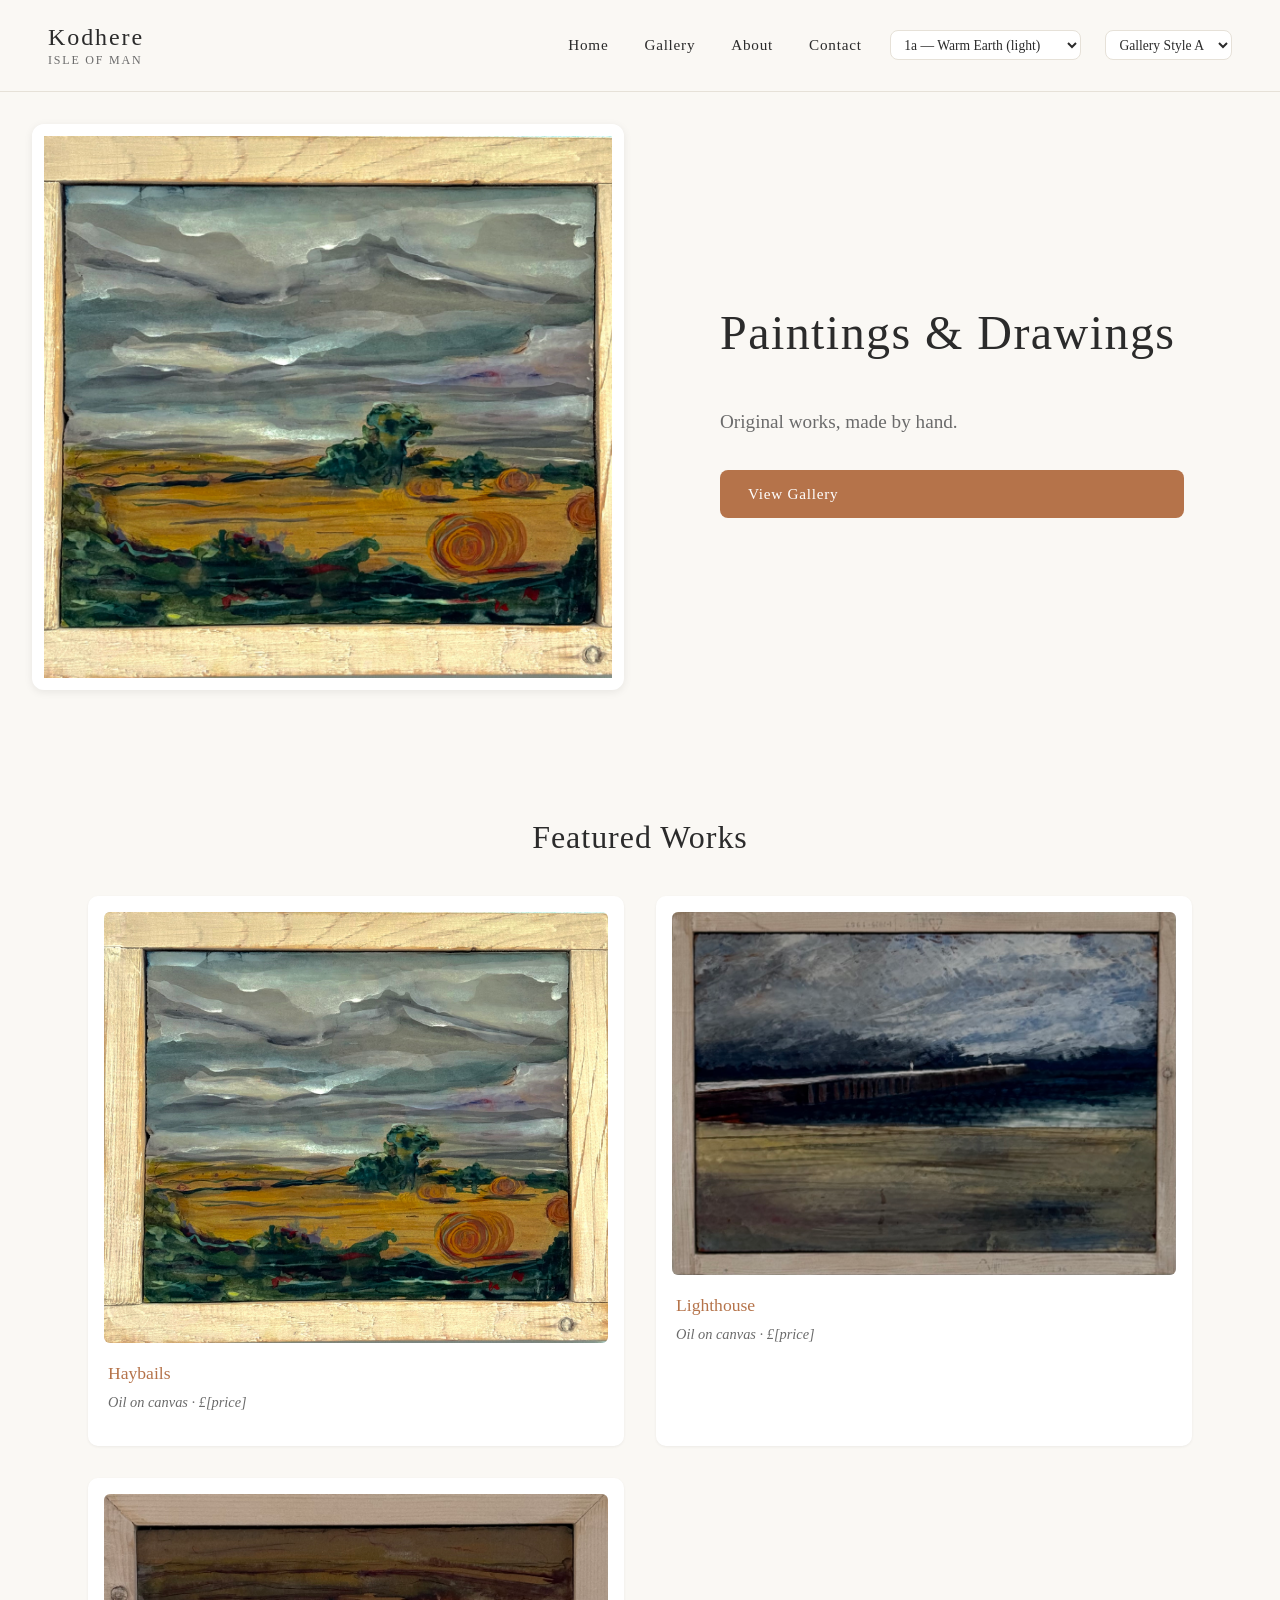
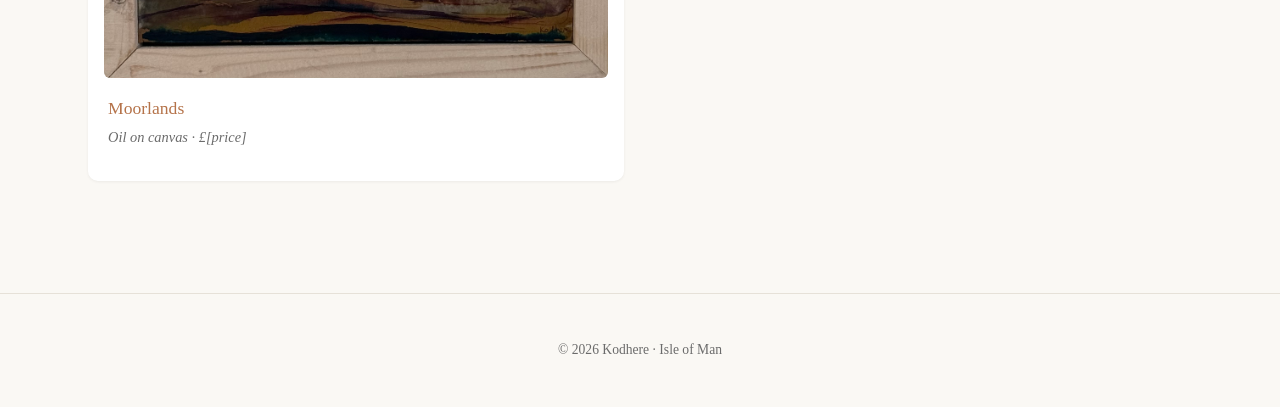
<file: index.html>
<!DOCTYPE html>
<html lang="en">
<head>
<meta charset="UTF-8" />
<meta name="viewport" content="width=device-width, initial-scale=1.0" />
<title>Kodhere</title>
<link rel="stylesheet" href="css/style.css" />
</head>
<body>
<header class="site-header">
  <a href="index.html" class="brand">
    <span class="logo">Kodhere</span>
    <span class="tagline">Isle of Man</span>
  </a>
  <nav>
    <a href="index.html">Home</a>
    <a href="gallery.html">Gallery</a>
    <a href="about.html">About</a>
    <a href="contact.html">Contact</a>
  </nav>
</header>

<main class="page">
  <section class="hero">
    <div class="hero-image" style="background-image: url('images/placeholder-hero.svg');"></div>
    <div class="hero-text">
      <h1>Paintings &amp; Drawings</h1>
      <p>Original works, made by hand.</p>
      <a href="gallery.html" class="btn">View Gallery</a>
    </div>
  </section>

  <section class="featured">
    <h2>Featured Works</h2>
    <div class="grid" id="featured-grid"></div>
  </section>
</main>

<footer>
  <p>&copy; <span id="year"></span> Kodhere &middot; Isle of Man</p>
</footer>

<script src="js/artworks.js"></script>
<script src="js/main.js"></script>
</body>
</html>
</file>
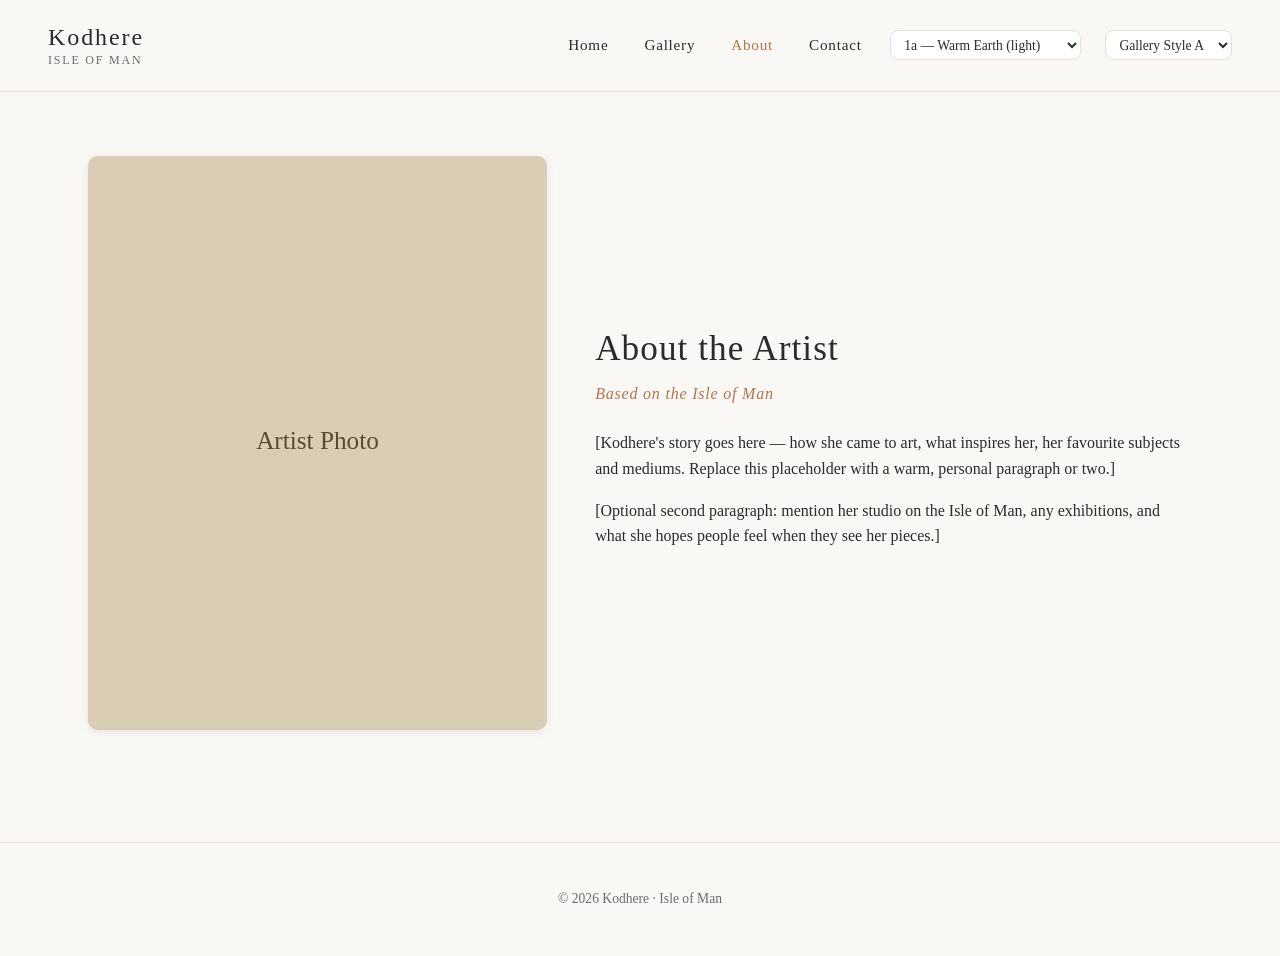
<file: about.html>
<!DOCTYPE html>
<html lang="en">
<head>
<meta charset="UTF-8" />
<meta name="viewport" content="width=device-width, initial-scale=1.0" />
<title>About — Kodhere</title>
<link rel="stylesheet" href="css/style.css" />
</head>
<body>
<header class="site-header">
  <a href="index.html" class="brand">
    <span class="logo">Kodhere</span>
    <span class="tagline">Isle of Man</span>
  </a>
  <nav>
    <a href="index.html">Home</a>
    <a href="gallery.html">Gallery</a>
    <a href="about.html" class="active">About</a>
    <a href="contact.html">Contact</a>
  </nav>
</header>

<main class="page">
  <section class="about">
    <div class="about-image">
      <img src="images/placeholder-artist.svg" alt="The artist" />
    </div>
    <div class="about-text">
      <h1>About the Artist</h1>
      <p class="location">Based on the Isle of Man</p>
      <p>[Kodhere's story goes here — how she came to art, what inspires her, her favourite subjects and mediums. Replace this placeholder with a warm, personal paragraph or two.]</p>
      <p>[Optional second paragraph: mention her studio on the Isle of Man, any exhibitions, and what she hopes people feel when they see her pieces.]</p>
    </div>
  </section>
</main>

<footer>
  <p>&copy; <span id="year"></span> Kodhere &middot; Isle of Man</p>
</footer>

<script src="js/main.js"></script>
</body>
</html>
</file>
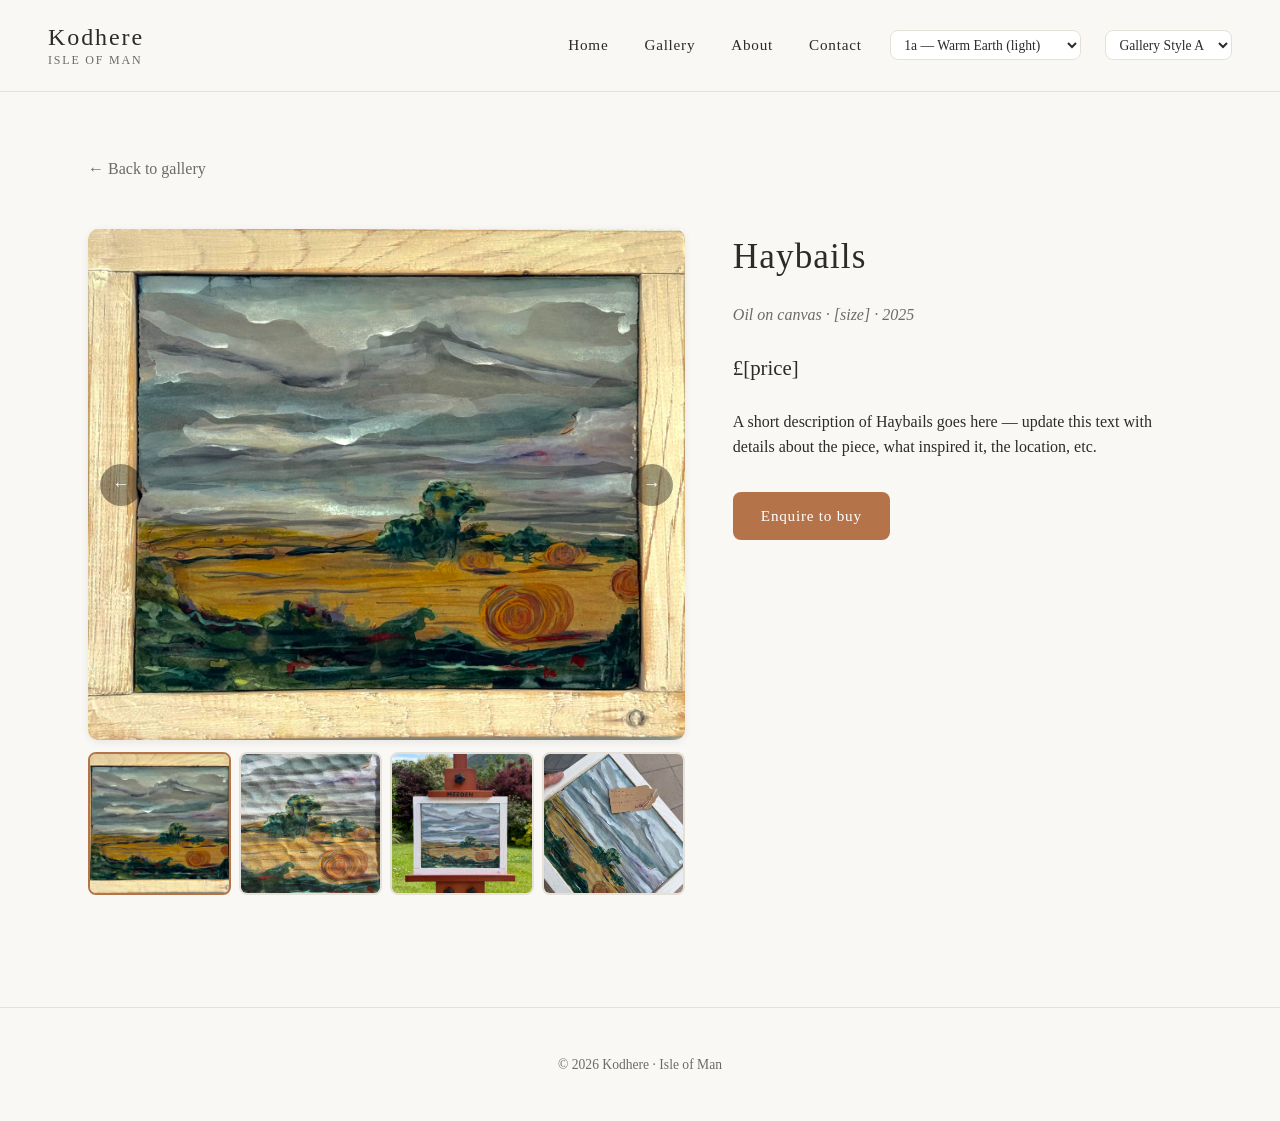
<file: artwork.html>
<!DOCTYPE html>
<html lang="en">
<head>
<meta charset="UTF-8" />
<meta name="viewport" content="width=device-width, initial-scale=1.0" />
<title>Artwork — Kodhere</title>
<link rel="stylesheet" href="css/style.css" />
</head>
<body>
<header class="site-header">
  <a href="index.html" class="brand">
    <span class="logo">Kodhere</span>
    <span class="tagline">Isle of Man</span>
  </a>
  <nav>
    <a href="index.html">Home</a>
    <a href="gallery.html">Gallery</a>
    <a href="about.html">About</a>
    <a href="contact.html">Contact</a>
  </nav>
</header>

<main class="page">
  <section class="artwork-detail" id="artwork-detail">
    <a href="gallery.html" class="back-link">&larr; Back to gallery</a>
    <div class="artwork-content">
      <div class="artwork-gallery">
        <div class="slider">
          <button class="slider-arrow slider-prev" aria-label="Previous image">&larr;</button>
          <img id="artwork-image" src="" alt="" />
          <button class="slider-arrow slider-next" aria-label="Next image">&rarr;</button>
        </div>
        <div class="thumbs" id="artwork-thumbs"></div>
      </div>
      <div class="artwork-info">
        <h1 id="artwork-title"></h1>
        <p class="meta"><span id="artwork-medium"></span> &middot; <span id="artwork-size"></span> &middot; <span id="artwork-year"></span></p>
        <p class="price" id="artwork-price"></p>
        <p class="description" id="artwork-description"></p>
        <a id="enquire-btn" class="btn" href="#">Enquire to buy</a>
      </div>
    </div>
  </section>
</main>

<footer>
  <p>&copy; <span id="year"></span> Kodhere &middot; Isle of Man</p>
</footer>

<script src="js/artworks.js"></script>
<script src="js/main.js"></script>
</body>
</html>
</file>
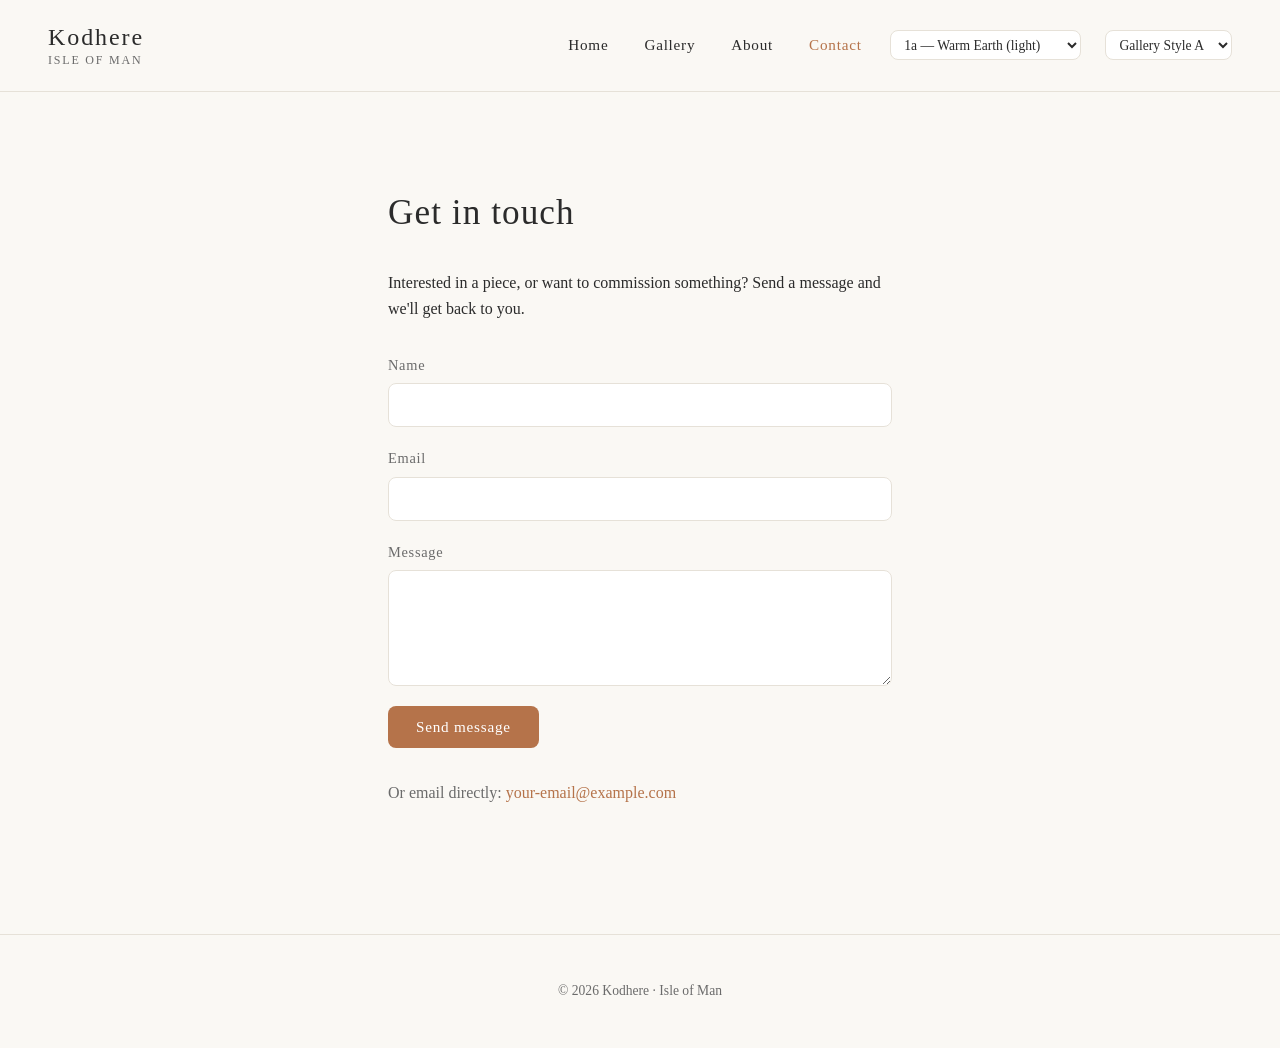
<file: contact.html>
<!DOCTYPE html>
<html lang="en">
<head>
<meta charset="UTF-8" />
<meta name="viewport" content="width=device-width, initial-scale=1.0" />
<title>Contact — Kodhere</title>
<link rel="stylesheet" href="css/style.css" />
</head>
<body>
<header class="site-header">
  <a href="index.html" class="brand">
    <span class="logo">Kodhere</span>
    <span class="tagline">Isle of Man</span>
  </a>
  <nav>
    <a href="index.html">Home</a>
    <a href="gallery.html">Gallery</a>
    <a href="about.html">About</a>
    <a href="contact.html" class="active">Contact</a>
  </nav>
</header>

<main class="page">
  <section class="contact">
    <h1>Get in touch</h1>
    <p>Interested in a piece, or want to commission something? Send a message and we'll get back to you.</p>
    <form class="contact-form" onsubmit="return handleContactSubmit(event)">
      <label>
        Name
        <input type="text" name="name" required />
      </label>
      <label>
        Email
        <input type="email" name="email" required />
      </label>
      <label>
        Message
        <textarea name="message" rows="5" required></textarea>
      </label>
      <button type="submit" class="btn">Send message</button>
    </form>
    <p class="contact-direct">Or email directly: <a href="mailto:your-email@example.com">your-email@example.com</a></p>
  </section>
</main>

<footer>
  <p>&copy; <span id="year"></span> Kodhere &middot; Isle of Man</p>
</footer>

<script src="js/main.js"></script>
</body>
</html>
</file>
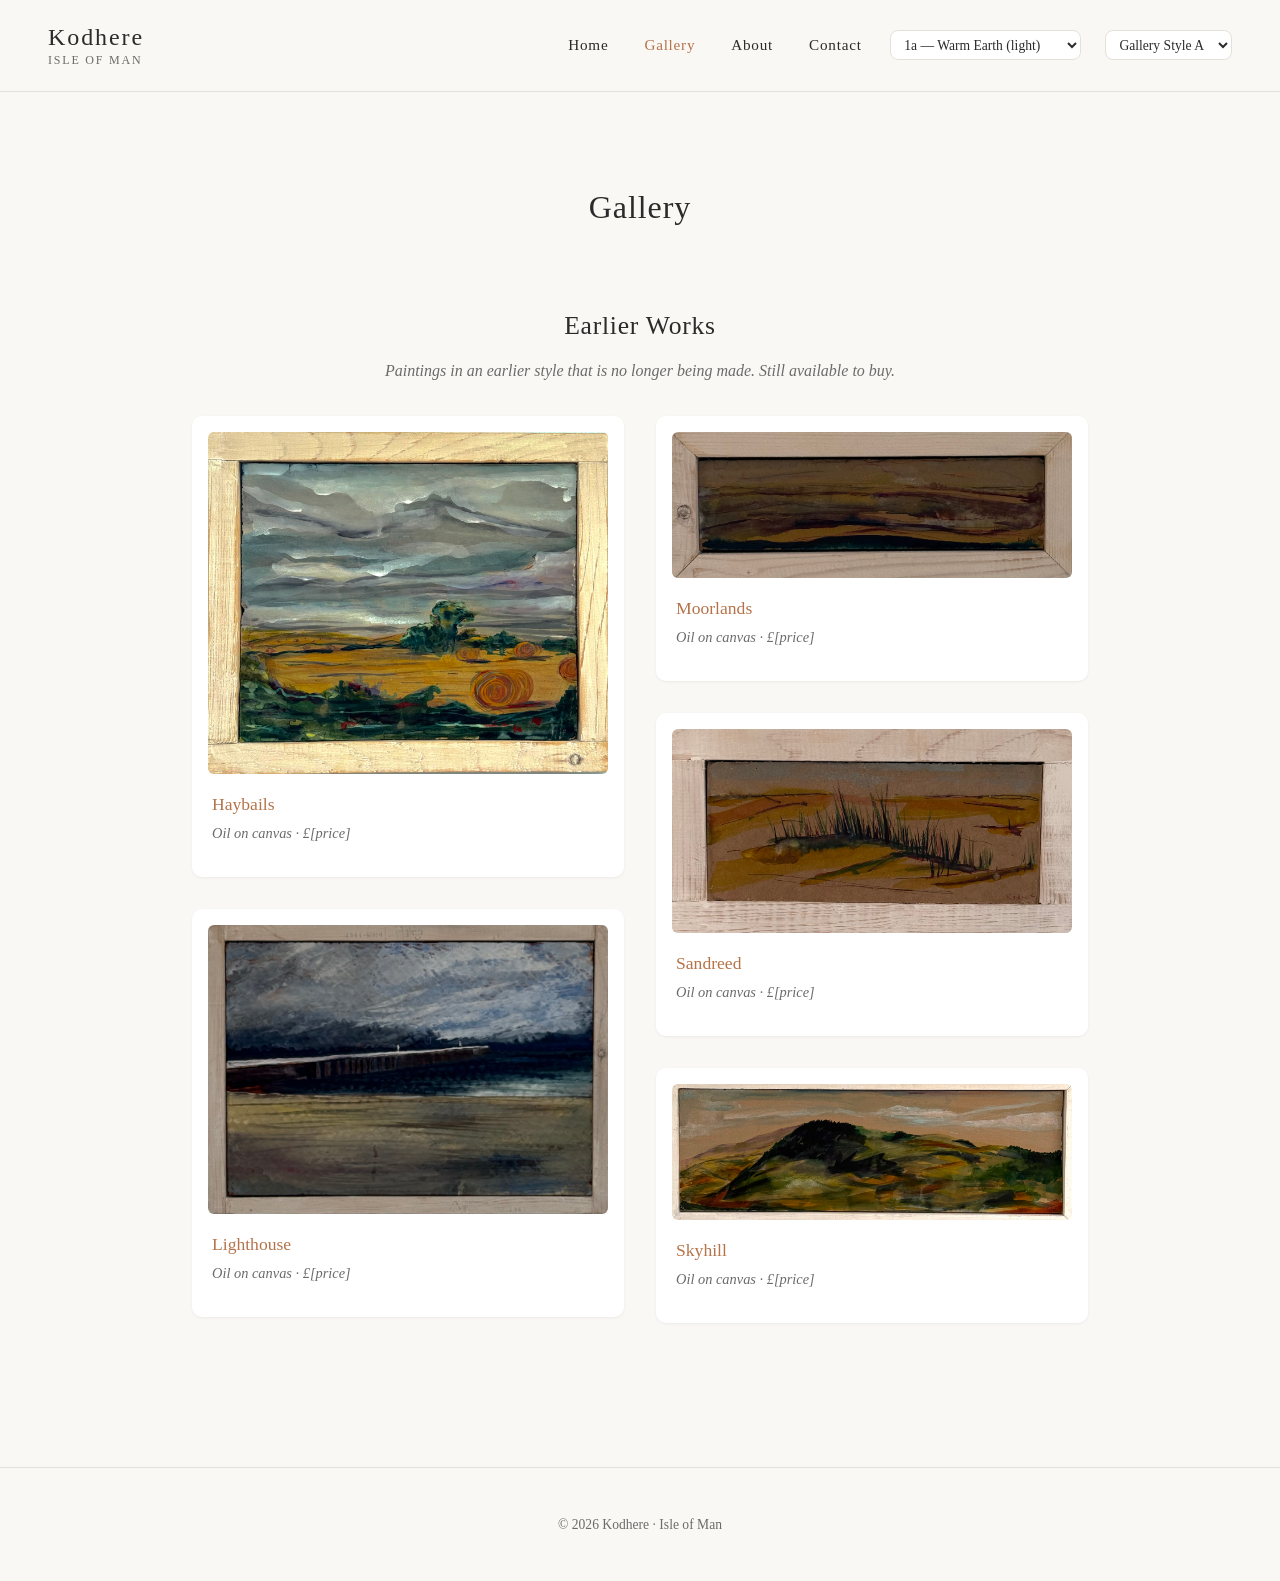
<file: gallery.html>
<!DOCTYPE html>
<html lang="en">
<head>
<meta charset="UTF-8" />
<meta name="viewport" content="width=device-width, initial-scale=1.0" />
<title>Gallery — Kodhere</title>
<link rel="stylesheet" href="css/style.css" />
</head>
<body>
<header class="site-header">
  <a href="index.html" class="brand">
    <span class="logo">Kodhere</span>
    <span class="tagline">Isle of Man</span>
  </a>
  <nav>
    <a href="index.html">Home</a>
    <a href="gallery.html" class="active">Gallery</a>
    <a href="about.html">About</a>
    <a href="contact.html">Contact</a>
  </nav>
</header>

<main class="page">
  <section class="gallery-section">
    <h1>Gallery</h1>
    <div class="filters" id="filters"></div>
    <div id="gallery-grid"></div>
  </section>
</main>

<footer>
  <p>&copy; <span id="year"></span> Kodhere &middot; Isle of Man</p>
</footer>

<script src="js/artworks.js"></script>
<script src="js/main.js"></script>
</body>
</html>
</file>
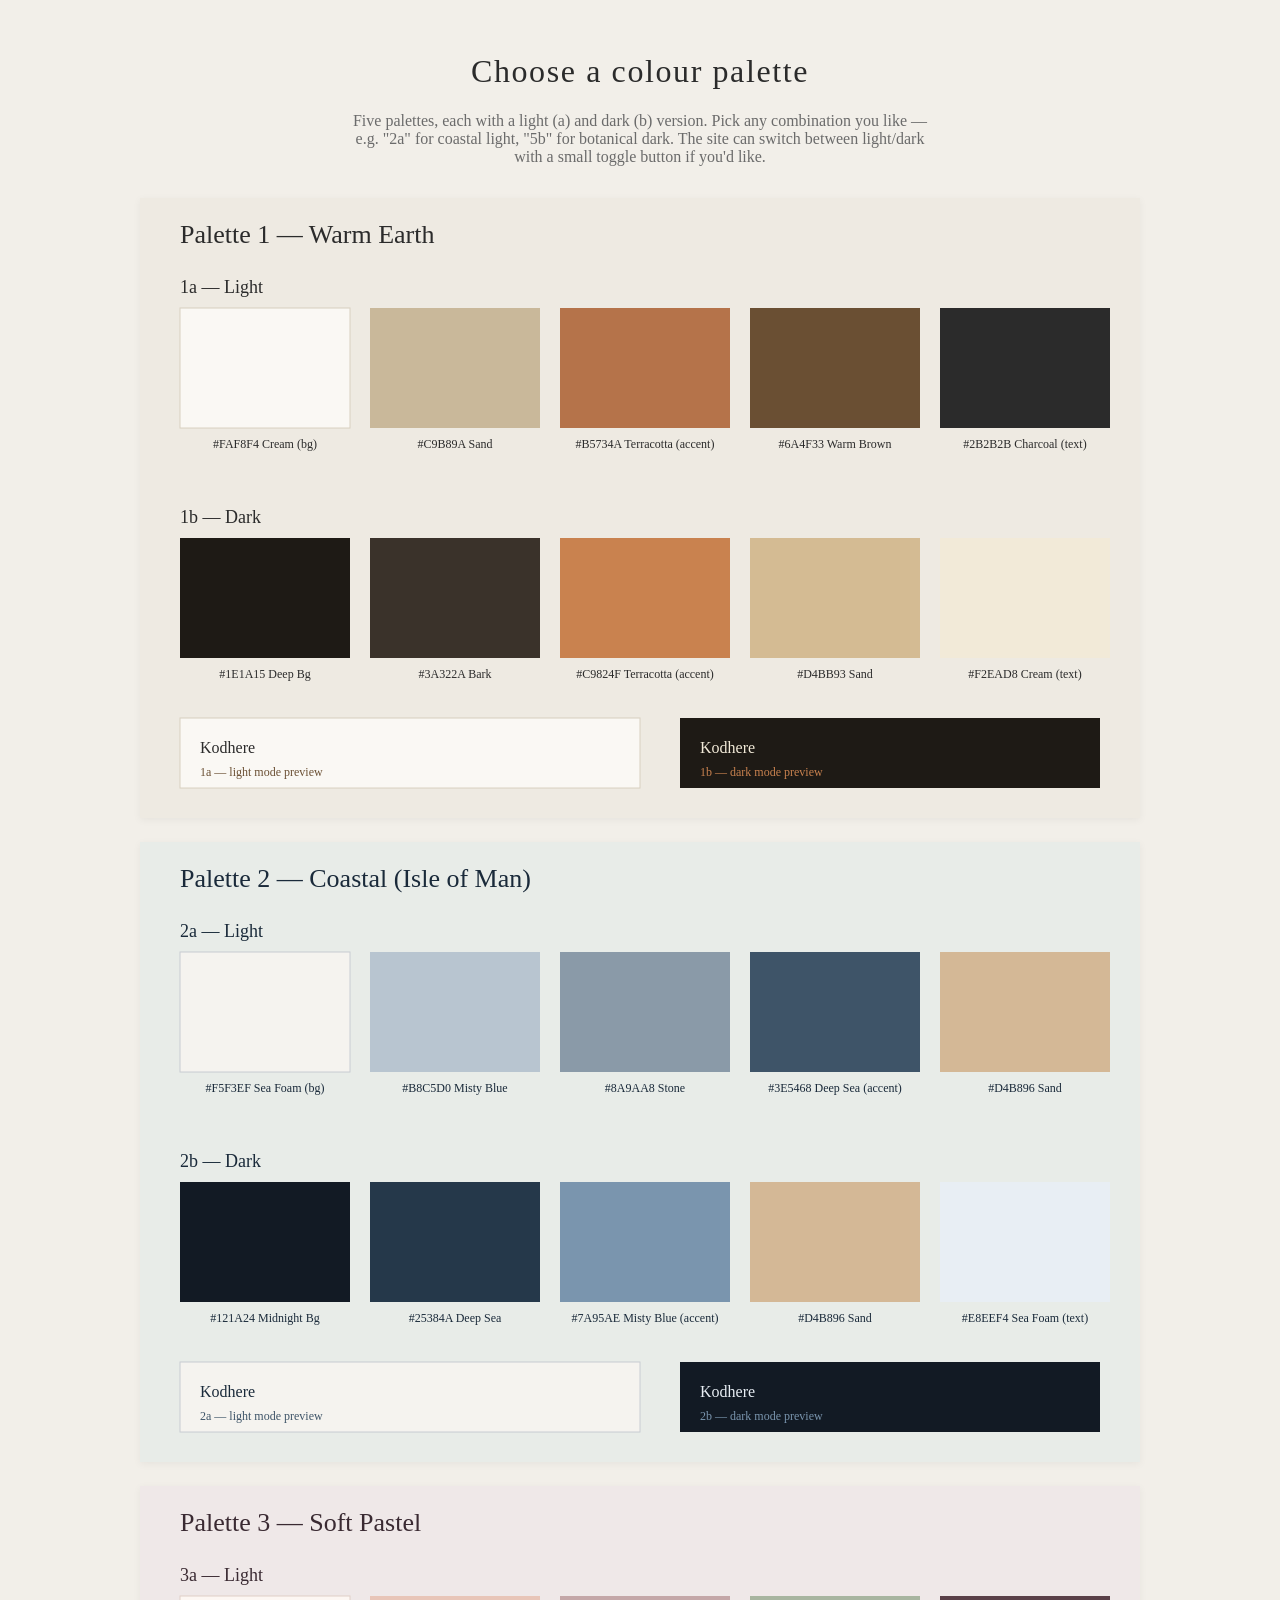
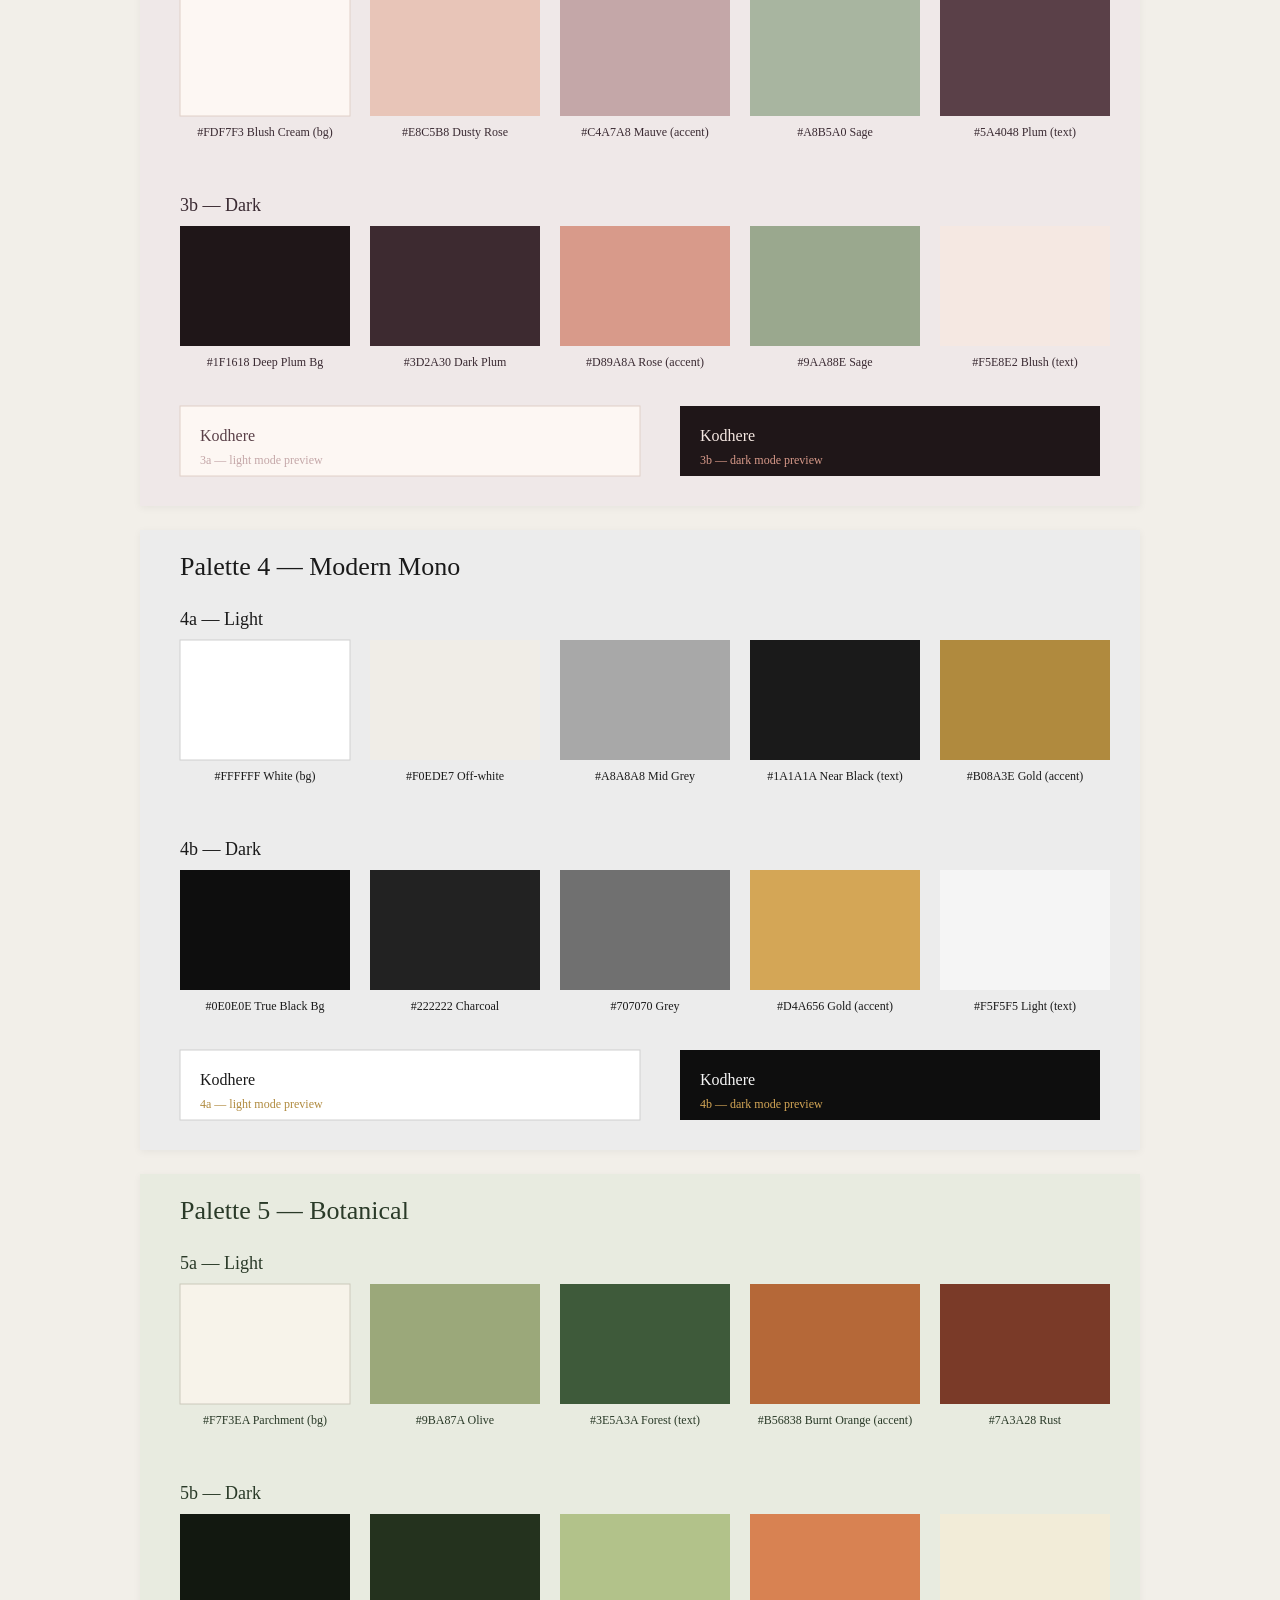
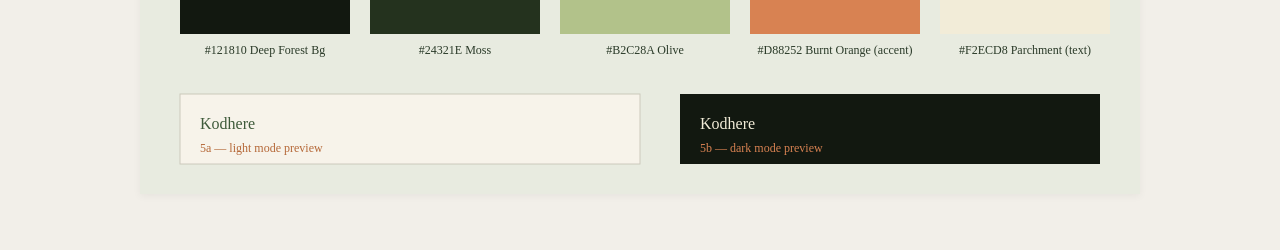
<file: palettes/view.html>
<!DOCTYPE html>
<html lang="en">
<head>
<meta charset="UTF-8" />
<title>Colour Palettes — Kodhere</title>
<style>
  body { font-family: Georgia, serif; background: #f2efe9; margin: 0; padding: 2rem; color: #2b2b2b; }
  h1 { text-align: center; font-weight: normal; letter-spacing: 0.05em; }
  p.intro { text-align: center; color: #6b6b6b; max-width: 600px; margin: 0 auto 2rem; }
  .palette { max-width: 1000px; margin: 1.5rem auto; display: block; background: #fff; box-shadow: 0 2px 8px rgba(0,0,0,0.05); }
</style>
</head>
<body>
  <h1>Choose a colour palette</h1>
  <p class="intro">Five palettes, each with a light (a) and dark (b) version. Pick any combination you like — e.g. "2a" for coastal light, "5b" for botanical dark. The site can switch between light/dark with a small toggle button if you'd like.</p>
  <img class="palette" src="palette-1-warm-earth.svg" alt="Warm Earth">
  <img class="palette" src="palette-2-coastal.svg" alt="Coastal">
  <img class="palette" src="palette-3-soft-pastel.svg" alt="Soft Pastel">
  <img class="palette" src="palette-4-modern-mono.svg" alt="Modern Mono">
  <img class="palette" src="palette-5-botanical.svg" alt="Botanical">
</body>
</html>
</file>
<file: css/style.css>
:root, [data-theme="1a"] {
  --bg: #faf8f4; --text: #2b2b2b; --muted: #6b6b6b;
  --accent: #b5734a; --accent-dark: #6a4f33;
  --border: #e6e1d8; --card: #ffffff;
}
[data-theme="1b"] {
  --bg: #1e1a15; --text: #f2ead8; --muted: #b0a48e;
  --accent: #c9824f; --accent-dark: #d4bb93;
  --border: #3a322a; --card: #2a241e;
}
[data-theme="2a"] {
  --bg: #f5f3ef; --text: #1a2a3a; --muted: #6b7a88;
  --accent: #3e5468; --accent-dark: #25384a;
  --border: #d8dce2; --card: #ffffff;
}
[data-theme="2b"] {
  --bg: #121a24; --text: #e8eef4; --muted: #8a9aa8;
  --accent: #7a95ae; --accent-dark: #b8c5d0;
  --border: #25384a; --card: #1a2430;
}
[data-theme="3a"] {
  --bg: #fdf7f3; --text: #5a4048; --muted: #8a7078;
  --accent: #c4a7a8; --accent-dark: #a08082;
  --border: #ecdfd5; --card: #ffffff;
}
[data-theme="3b"] {
  --bg: #1f1618; --text: #f5e8e2; --muted: #b59a92;
  --accent: #d89a8a; --accent-dark: #e8c5b8;
  --border: #3d2a30; --card: #2a1e22;
}
[data-theme="4a"] {
  --bg: #ffffff; --text: #1a1a1a; --muted: #6b6b6b;
  --accent: #b08a3e; --accent-dark: #8a6a2e;
  --border: #e0e0e0; --card: #fafafa;
}
[data-theme="4b"] {
  --bg: #0e0e0e; --text: #f5f5f5; --muted: #a0a0a0;
  --accent: #d4a656; --accent-dark: #e8c080;
  --border: #2a2a2a; --card: #1a1a1a;
}
[data-theme="5a"] {
  --bg: #f7f3ea; --text: #3e5a3a; --muted: #6a7a68;
  --accent: #b56838; --accent-dark: #7a3a28;
  --border: #ddd8cc; --card: #ffffff;
}
[data-theme="5b"] {
  --bg: #121810; --text: #f2ecd8; --muted: #a8b098;
  --accent: #d88252; --accent-dark: #b2c28a;
  --border: #24321e; --card: #1a2218;
}

* { box-sizing: border-box; }

/* Page transitions */
.page { animation: slideInRight 0.5s ease forwards; }
.page.enter-left { animation: slideInLeft 0.5s ease forwards; }
.page.leaving-left  { animation: slideOutLeft  0.4s ease forwards; }
.page.leaving-right { animation: slideOutRight 0.4s ease forwards; }

@keyframes slideInRight {
  from { transform: translateX(100%);  opacity: 0; }
  to   { transform: translateX(0);     opacity: 1; }
}
@keyframes slideInLeft {
  from { transform: translateX(-100%); opacity: 0; }
  to   { transform: translateX(0);     opacity: 1; }
}
@keyframes slideOutLeft {
  from { transform: translateX(0);     opacity: 1; }
  to   { transform: translateX(-100%); opacity: 0; }
}
@keyframes slideOutRight {
  from { transform: translateX(0);     opacity: 1; }
  to   { transform: translateX(100%);  opacity: 0; }
}
body { overflow-x: hidden; }

html, body {
  margin: 0;
  padding: 0;
  background: var(--bg);
  color: var(--text);
  font-family: Georgia, 'Times New Roman', serif;
  line-height: 1.6;
}

body {
  display: flex;
  flex-direction: column;
  min-height: 100vh;
}

main { flex: 1; }

a { color: var(--accent); text-decoration: none; }
a:hover { color: var(--accent-dark); }

/* Header */
.site-header {
  display: flex;
  justify-content: space-between;
  align-items: center;
  padding: 1.5rem 3rem;
  border-bottom: 1px solid var(--border);
  background: var(--bg);
}

.brand { display: flex; flex-direction: column; line-height: 1.1; text-decoration: none; }
.brand:hover .logo { color: var(--accent); }
.logo {
  font-size: 1.5rem;
  font-weight: normal;
  letter-spacing: 0.08em;
  color: var(--text);
}
.tagline {
  font-size: 0.75rem;
  letter-spacing: 0.15em;
  color: var(--muted);
  text-transform: uppercase;
  margin-top: 0.2rem;
}

.site-header nav a {
  margin-left: 2rem;
  color: var(--text);
  font-size: 0.95rem;
  letter-spacing: 0.05em;
}

.site-header nav a.active,
.site-header nav a:hover { color: var(--accent); }

.theme-select {
  margin-left: 1.5rem;
  padding: 0.35rem 0.6rem;
  background: var(--card);
  color: var(--text);
  border: 1px solid var(--border);
  border-radius: 8px;
  font-family: inherit;
  font-size: 0.85rem;
  cursor: pointer;
}
.theme-select:focus { outline: none; border-color: var(--accent); }

/* Buttons */
.btn {
  display: inline-block;
  padding: 0.75rem 1.75rem;
  background: var(--accent);
  color: #fff !important;
  border: none;
  border-radius: 8px;
  font-family: inherit;
  font-size: 0.95rem;
  letter-spacing: 0.05em;
  cursor: pointer;
  transition: background 0.2s;
}
.btn:hover { background: var(--accent-dark); color: #fff; }

/* Hero */
.hero {
  display: grid;
  grid-template-columns: 1fr 1fr;
  min-height: 70vh;
}
.hero {
  padding: 2rem;
  gap: 2rem;
}
.hero-image {
  background-size: cover;
  background-position: center;
  background-color: #d8cfc0;
  box-shadow: 0 2px 8px rgba(0,0,0,0.08);
  border: 12px solid var(--card);
  border-radius: 12px;
  min-height: 60vh;
}
.hero-text { padding: 1rem 2rem; }
.hero-text {
  display: flex;
  flex-direction: column;
  justify-content: center;
  padding: 3rem 4rem;
}
.hero-text h1 {
  font-size: 3rem;
  margin: 0 0 1rem;
  font-weight: normal;
}
.hero-text p {
  font-size: 1.2rem;
  color: var(--muted);
  margin-bottom: 2rem;
}

/* Sections */
.featured, .gallery-section, .about, .contact, .artwork-detail {
  padding: 4rem 3rem;
  max-width: 1200px;
  margin: 0 auto;
}
.gallery-section {
  max-width: 75%;
  padding: 4rem 2rem;
}
/* Gallery collections */
.collection + .collection { margin-top: 4rem; }
.collection h2 {
  font-size: 1.6rem;
  text-align: center;
  margin-bottom: 1.5rem;
}
/* Masonry-style gallery: each card hugs its own image, no stretched empty space */
.collection-grid {
  display: block;
  column-count: 2;
  column-gap: 2rem;
}
.collection-grid .card {
  display: inline-block;
  width: 100%;
  margin-bottom: 2rem;
  break-inside: avoid;
}

h1, h2 {
  font-weight: normal;
  letter-spacing: 0.03em;
}

.featured h2, .gallery-section h1 {
  font-size: 2rem;
  margin-bottom: 2rem;
  text-align: center;
}

.section-intro {
  text-align: center;
  color: var(--muted);
  font-style: italic;
  margin: -0.75rem 0 2rem;
}

/* Grid */
.grid {
  display: grid;
  grid-template-columns: repeat(2, 1fr);
  gap: 2rem;
}

.card {
  background: var(--card);
  cursor: pointer;
  transition: transform 0.2s;
  padding: 1rem;
  box-shadow: 0 1px 3px rgba(0,0,0,0.06);
  border-radius: 10px;
}
.card:hover { transform: translateY(-3px); box-shadow: 0 4px 12px rgba(0,0,0,0.1); }

.card-image {
  width: 100%;
  background-color: #e4ddd0;
  border-radius: 6px;
  overflow: hidden;
}
.card-image img {
  width: 100%;
  height: auto;
  display: block;
}

.card-info {
  padding: 1rem 0.25rem;
}
.card-info h3 {
  margin: 0 0 0.25rem;
  font-size: 1.1rem;
  font-weight: normal;
}
.card-info p {
  margin: 0;
  color: var(--muted);
  font-size: 0.9rem;
  font-style: italic;
}

/* Filters */
.filters {
  display: flex;
  justify-content: center;
  flex-wrap: wrap;
  gap: 0.5rem;
  margin-bottom: 2.5rem;
}
.filter-btn {
  background: transparent;
  border: 1px solid var(--border);
  padding: 0.5rem 1.25rem;
  font-family: inherit;
  cursor: pointer;
  color: var(--muted);
  border-radius: 8px;
}
.filter-btn:hover { color: var(--text); }
.filter-btn.active {
  background: var(--accent);
  color: #fff;
  border-color: var(--accent);
}

/* Artwork detail */
.artwork-content {
  display: grid;
  grid-template-columns: 1.3fr 1fr;
  gap: 3rem;
  margin-top: 2rem;
}
.artwork-image-wrap img {
  width: 100%;
  height: auto;
  display: block;
  background: #e4ddd0;
  border-radius: 10px;
  box-shadow: 0 2px 8px rgba(0,0,0,0.08);
}

/* Artwork slider (product page) */
.artwork-gallery { display: flex; flex-direction: column; gap: 0.75rem; }
.slider {
  position: relative;
  background: var(--card);
  border-radius: 10px;
  overflow: hidden;
  box-shadow: 0 2px 8px rgba(0,0,0,0.08);
}
.slider img {
  width: 100%;
  height: auto;
  display: block;
  background: #e4ddd0;
}
.slider img.fade-in { animation: fadeIn 0.4s ease; }
@keyframes fadeIn {
  from { opacity: 0.3; }
  to   { opacity: 1; }
}
.slider-arrow {
  position: absolute;
  top: 50%;
  transform: translateY(-50%);
  background: rgba(0,0,0,0.45);
  color: #fff;
  border: none;
  width: 42px;
  height: 42px;
  border-radius: 50%;
  font-size: 1.1rem;
  cursor: pointer;
  opacity: 0.85;
  transition: opacity 0.2s, background 0.2s;
  z-index: 2;
}
.slider-arrow:hover { opacity: 1; background: rgba(0,0,0,0.65); }
.slider-prev { left: 12px; }
.slider-next { right: 12px; }
.thumbs {
  display: grid;
  grid-template-columns: repeat(4, 1fr);
  gap: 0.5rem;
}
.thumb {
  background: var(--card);
  border: 2px solid var(--border);
  padding: 0;
  cursor: pointer;
  border-radius: 8px;
  overflow: hidden;
  transition: border-color 0.2s, transform 0.2s;
  aspect-ratio: 1 / 1;
}
.thumb img {
  width: 100%;
  height: 100%;
  object-fit: cover;
  display: block;
}
.thumb:hover { transform: translateY(-2px); }
.thumb.active { border-color: var(--accent); }
.artwork-info h1 {
  font-size: 2.2rem;
  margin: 0 0 0.5rem;
}
.artwork-info .meta {
  color: var(--muted);
  font-style: italic;
  margin-bottom: 1.5rem;
}
.artwork-info .price {
  font-size: 1.3rem;
  margin-bottom: 1.5rem;
}
.artwork-info .description {
  margin-bottom: 2rem;
}
.back-link {
  display: inline-block;
  margin-bottom: 1rem;
  color: var(--muted);
}

/* About */
.about {
  display: grid;
  grid-template-columns: 1fr 1.3fr;
  gap: 3rem;
  align-items: center;
}
.about-image img {
  width: 100%;
  display: block;
  background: #e4ddd0;
  aspect-ratio: 4/5;
  object-fit: cover;
  border-radius: 10px;
  box-shadow: 0 2px 8px rgba(0,0,0,0.08);
}
.about-text h1 { font-size: 2.2rem; margin-top: 0; margin-bottom: 0.25rem; }
.about-text .location {
  color: var(--accent);
  font-style: italic;
  letter-spacing: 0.05em;
  margin: 0 0 1.5rem;
}

/* Contact */
.contact { max-width: 600px; }
.contact h1 { font-size: 2.2rem; }
.contact-form {
  display: flex;
  flex-direction: column;
  gap: 1.25rem;
  margin-top: 2rem;
}
.contact-form label {
  display: flex;
  flex-direction: column;
  gap: 0.4rem;
  font-size: 0.9rem;
  color: var(--muted);
  letter-spacing: 0.05em;
}
.contact-form input,
.contact-form textarea {
  padding: 0.75rem;
  border: 1px solid var(--border);
  background: var(--card);
  color: var(--text);
  font-family: inherit;
  font-size: 1rem;
  border-radius: 8px;
}
.contact-form input:focus,
.contact-form textarea:focus {
  outline: none;
  border-color: var(--accent);
}
.contact-form button { align-self: flex-start; }
.contact-direct {
  margin-top: 2rem;
  color: var(--muted);
}

/* Footer */
footer {
  text-align: center;
  padding: 2rem;
  color: var(--muted);
  font-size: 0.85rem;
  border-top: 1px solid var(--border);
  margin-top: 3rem;
}

/* Hamburger — hidden on desktop */
.nav-toggle {
  display: none;
  background: transparent;
  border: none;
  padding: 0.5rem;
  cursor: pointer;
  width: 40px;
  height: 40px;
  position: relative;
}
.nav-toggle span {
  display: block;
  position: absolute;
  left: 8px;
  width: 24px;
  height: 2px;
  background: var(--text);
  transition: transform 0.3s ease, opacity 0.2s ease, top 0.3s ease;
}
.nav-toggle span:nth-child(1) { top: 13px; }
.nav-toggle span:nth-child(2) { top: 19px; }
.nav-toggle span:nth-child(3) { top: 25px; }
.nav-toggle.open span:nth-child(1) { top: 19px; transform: rotate(45deg); }
.nav-toggle.open span:nth-child(2) { opacity: 0; }
.nav-toggle.open span:nth-child(3) { top: 19px; transform: rotate(-45deg); }

/* Responsive */
@media (max-width: 768px) {
  .site-header {
    padding: 1rem 1.25rem;
    position: relative;
  }
  .nav-toggle { display: block; }

  .site-header nav {
    position: absolute;
    top: 100%;
    left: 0;
    right: 0;
    background: var(--card);
    border-bottom: 1px solid var(--border);
    box-shadow: 0 6px 12px rgba(0,0,0,0.06);
    display: flex;
    flex-direction: column;
    align-items: stretch;
    max-height: 0;
    overflow: hidden;
    opacity: 0;
    transform: translateY(-8px);
    transition: max-height 0.35s ease, opacity 0.25s ease, transform 0.3s ease;
    z-index: 10;
  }
  .site-header nav.open {
    max-height: 500px;
    opacity: 1;
    transform: translateY(0);
  }
  .site-header nav a {
    margin: 0;
    padding: 1rem 1.5rem;
    border-bottom: 1px solid var(--border);
    opacity: 0;
    transform: translateY(-6px);
    transition: opacity 0.3s ease, transform 0.3s ease;
  }
  .site-header nav.open a {
    opacity: 1;
    transform: translateY(0);
  }
  .site-header nav.open a:nth-child(1) { transition-delay: 0.05s; }
  .site-header nav.open a:nth-child(2) { transition-delay: 0.1s; }
  .site-header nav.open a:nth-child(3) { transition-delay: 0.15s; }
  .site-header nav.open a:nth-child(4) { transition-delay: 0.2s; }
  .site-header nav.open .theme-select { transition-delay: 0.25s; }

  .theme-select {
    margin: 0.75rem 1.5rem 1rem;
    opacity: 0;
    transform: translateY(-6px);
    transition: opacity 0.3s ease, transform 0.3s ease;
  }
  .site-header nav.open .theme-select { opacity: 1; transform: translateY(0); }

  .hero { grid-template-columns: 1fr; }
  .hero-image { min-height: 300px; }
  .hero-text { padding: 2rem 1.5rem; }
  .hero-text h1 { font-size: 2.2rem; }
  .featured, .gallery-section, .about, .contact, .artwork-detail {
    padding: 2rem 1.25rem;
  }
  .artwork-content, .about { grid-template-columns: 1fr; }
  .grid { grid-template-columns: 1fr; }
  .collection-grid { column-count: 1; }
}
</file>
